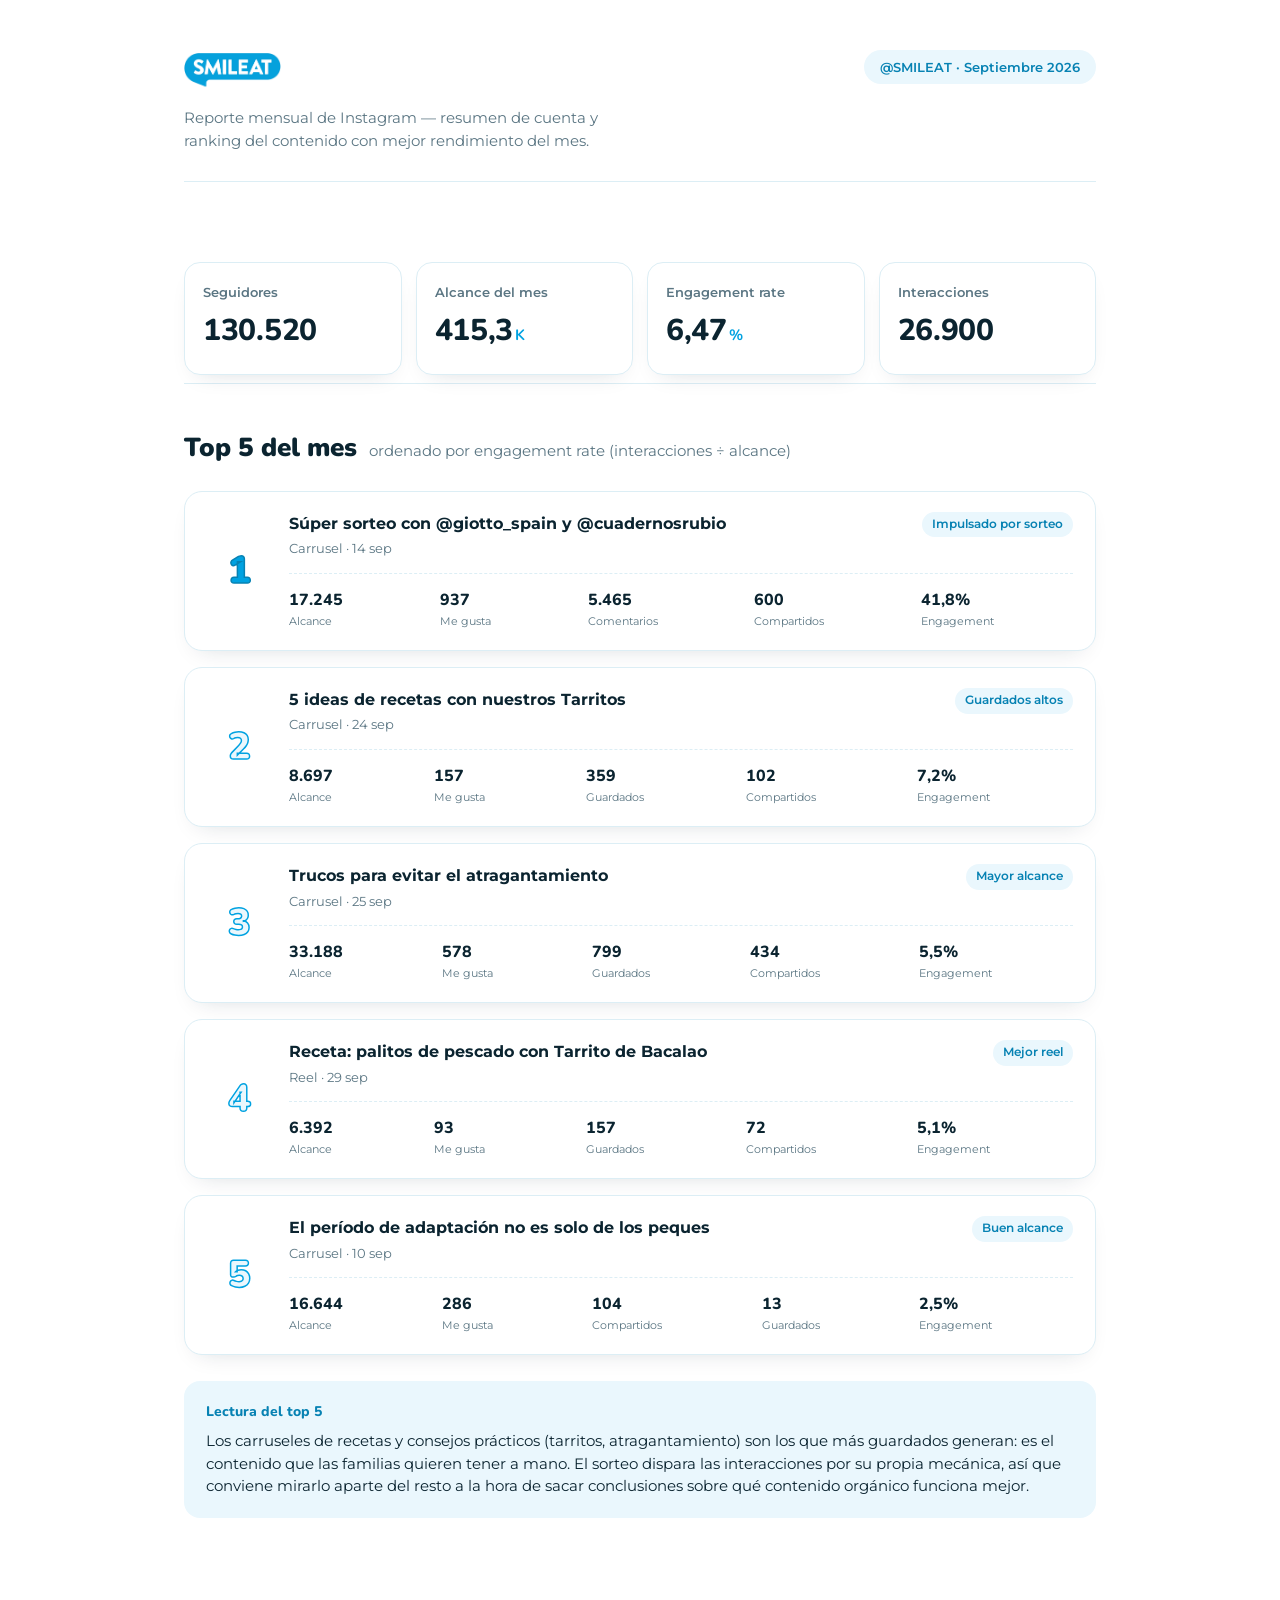
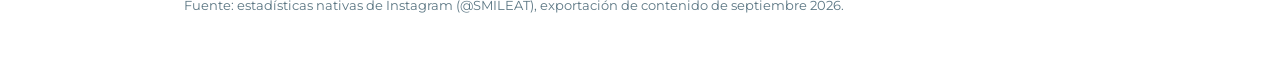
<file: index (2).html>
<!DOCTYPE html>
<html lang="es">
<head>
<meta charset="UTF-8">
<meta name="viewport" content="width=device-width, initial-scale=1, viewport-fit=cover">
<title>Smileat · Reporte Instagram Septiembre</title>
<link rel="preconnect" href="https://fonts.googleapis.com">
<link rel="preconnect" href="https://fonts.gstatic.com" crossorigin>
<link href="https://fonts.googleapis.com/css2?family=Nunito:wght@700;800;900&family=Montserrat:wght@400;500;600&display=swap" rel="stylesheet">
<style>
  :root{
    --blue:#00A2E1;
    --blue-dark:#0782B3;
    --white:#FFFFFF;
    --ink:#0B2430;
    --ink-soft:#5B7683;
    --tint:#EAF7FD;
    --line:#DCEEF5;
    --card:#FFFFFF;
    --shadow:0 10px 24px -14px rgba(11,36,48,.18);
    padding-top:env(safe-area-inset-top,0px);
    padding-bottom:env(safe-area-inset-bottom,0px);
  }
  @media (prefers-color-scheme: dark){
    :root:not([data-theme="light"]){
      --white:#0E1B21; --tint:#12242C; --card:#132933;
      --ink:#EAF4F8; --ink-soft:#9FB8C2; --line:#1E3945;
    }
  }
  :root[data-theme="dark"]{
    --white:#0E1B21; --tint:#12242C; --card:#132933;
    --ink:#EAF4F8; --ink-soft:#9FB8C2; --line:#1E3945;
  }
  *{box-sizing:border-box}
  html{scroll-padding-top:env(safe-area-inset-top,0px)}
  body{
    margin:0;background:var(--white);color:var(--ink);
    font-family:'Montserrat',sans-serif;font-weight:400;line-height:1.55;
  }
  h1,h2,h3{font-family:'Nunito',sans-serif;font-weight:900;}
  .wrap{max-width:960px;margin:0 auto;padding:0 24px;}
  img,svg{max-width:100%;}

  header{padding:44px 0 28px;border-bottom:1px solid var(--line);}
  .brandrow{display:flex;align-items:center;justify-content:space-between;flex-wrap:wrap;gap:18px;}
  .logo{height:46px;width:auto;display:block;}
  .period-pill{
    font-family:'Montserrat',sans-serif;font-weight:600;font-size:13px;
    color:var(--blue-dark);background:var(--tint);
    padding:7px 16px;border-radius:99px;white-space:nowrap;
  }
  header p.tag{margin:16px 0 0;color:var(--ink-soft);font-size:15px;max-width:46ch;}

  .kpis{display:grid;grid-template-columns:repeat(4,1fr);gap:14px;margin:36px 0 8px;}
  .kpi{background:var(--card);border:1px solid var(--line);border-radius:16px;padding:20px 18px;box-shadow:var(--shadow);}
  .kpi .label{font-size:12.5px;color:var(--ink-soft);font-weight:600;}
  .kpi .value{font-family:'Nunito',sans-serif;font-weight:800;font-size:clamp(22px,4vw,30px);color:var(--ink);margin-top:6px;letter-spacing:-0.01em;}
  .kpi .value small{font-size:15px;font-weight:700;color:var(--blue);margin-left:2px;}

  section{padding:44px 0;}
  section + section{border-top:1px solid var(--line);}
  .sec-head{display:flex;align-items:baseline;gap:12px;margin-bottom:22px;flex-wrap:wrap;}
  .sec-head h2{font-size:26px;margin:0;color:var(--ink);}
  .sec-head .sub{color:var(--ink-soft);font-size:14.5px;}

  .rank-list{display:flex;flex-direction:column;gap:16px;}
  .rank-item{
    display:grid;grid-template-columns:64px 1fr;gap:18px;
    background:var(--card);border:1px solid var(--line);border-radius:18px;
    padding:20px 22px;box-shadow:var(--shadow);align-items:center;
  }
  .rank-num{
    font-family:'Nunito',sans-serif;font-weight:900;font-size:38px;
    color:var(--tint);-webkit-text-stroke:1.5px var(--blue);
    line-height:1;text-align:center;
  }
  .rank-item:first-child .rank-num{-webkit-text-stroke:1.5px var(--blue-dark);color:var(--blue);}
  .rank-body{min-width:0;}
  .rank-top{display:flex;justify-content:space-between;gap:14px;flex-wrap:wrap;align-items:flex-start;}
  .rank-title{font-weight:700;font-size:16px;color:var(--ink);}
  .rank-meta{font-size:12.5px;color:var(--ink-soft);margin-top:3px;}
  .badge{font-size:11.5px;font-weight:600;color:var(--blue-dark);background:var(--tint);padding:4px 10px;border-radius:99px;white-space:nowrap;}
  .rank-metrics{display:grid;grid-template-columns:repeat(5,auto);gap:18px;margin-top:14px;padding-top:14px;border-top:1px dashed var(--line);}
  .m .n{font-family:'Nunito',sans-serif;font-weight:800;font-size:16px;color:var(--ink);}
  .m .l{font-size:11px;color:var(--ink-soft);}
  .er{color:var(--blue-dark);}

  .read{background:var(--tint);border-radius:16px;padding:20px 22px;margin-top:26px;}
  .read h3{font-size:14px;color:var(--blue-dark);margin:0 0 8px;font-weight:800;}
  .read p{margin:0;font-size:14.5px;color:var(--ink);}

  footer{padding:30px 0 50px;color:var(--ink-soft);font-size:12.5px;}
  footer p{margin:4px 0;}

  @media (max-width:640px){
    .kpis{grid-template-columns:repeat(2,1fr);}
    .rank-item{grid-template-columns:44px 1fr;padding:16px;}
    .rank-num{font-size:28px;}
    .rank-metrics{grid-template-columns:repeat(2,auto);row-gap:10px;}
  }
</style>
</head>
<body>

<div class="wrap">
  <header>
    <div class="brandrow">
      <img class="logo" alt="Smileat" src="[data-uri]">
      <span class="period-pill">@SMILEAT · Septiembre 2026</span>
    </div>
    <p class="tag">Reporte mensual de Instagram — resumen de cuenta y ranking del contenido con mejor rendimiento del mes.</p>
  </header>

  <section style="padding-bottom:0;border-top:none;">
    <div class="kpis">
      <div class="kpi"><div class="label">Seguidores</div><div class="value">130.520</div></div>
      <div class="kpi"><div class="label">Alcance del mes</div><div class="value">415,3<small>K</small></div></div>
      <div class="kpi"><div class="label">Engagement rate</div><div class="value">6,47<small>%</small></div></div>
      <div class="kpi"><div class="label">Interacciones</div><div class="value">26.900</div></div>
    </div>
  </section>

  <section>
    <div class="sec-head">
      <h2>Top 5 del mes</h2>
      <span class="sub">ordenado por engagement rate (interacciones ÷ alcance)</span>
    </div>

    <div class="rank-list">

      <div class="rank-item">
        <div class="rank-num">1</div>
        <div class="rank-body">
          <div class="rank-top">
            <div><div class="rank-title">Súper sorteo con @giotto_spain y @cuadernosrubio</div>
            <div class="rank-meta">Carrusel · 14 sep</div></div>
            <span class="badge">Impulsado por sorteo</span>
          </div>
          <div class="rank-metrics">
            <div class="m"><div class="n">17.245</div><div class="l">Alcance</div></div>
            <div class="m"><div class="n">937</div><div class="l">Me gusta</div></div>
            <div class="m"><div class="n">5.465</div><div class="l">Comentarios</div></div>
            <div class="m"><div class="n">600</div><div class="l">Compartidos</div></div>
            <div class="m"><div class="n er">41,8%</div><div class="l">Engagement</div></div>
          </div>
        </div>
      </div>

      <div class="rank-item">
        <div class="rank-num">2</div>
        <div class="rank-body">
          <div class="rank-top">
            <div><div class="rank-title">5 ideas de recetas con nuestros Tarritos</div>
            <div class="rank-meta">Carrusel · 24 sep</div></div>
            <span class="badge">Guardados altos</span>
          </div>
          <div class="rank-metrics">
            <div class="m"><div class="n">8.697</div><div class="l">Alcance</div></div>
            <div class="m"><div class="n">157</div><div class="l">Me gusta</div></div>
            <div class="m"><div class="n">359</div><div class="l">Guardados</div></div>
            <div class="m"><div class="n">102</div><div class="l">Compartidos</div></div>
            <div class="m"><div class="n er">7,2%</div><div class="l">Engagement</div></div>
          </div>
        </div>
      </div>

      <div class="rank-item">
        <div class="rank-num">3</div>
        <div class="rank-body">
          <div class="rank-top">
            <div><div class="rank-title">Trucos para evitar el atragantamiento</div>
            <div class="rank-meta">Carrusel · 25 sep</div></div>
            <span class="badge">Mayor alcance</span>
          </div>
          <div class="rank-metrics">
            <div class="m"><div class="n">33.188</div><div class="l">Alcance</div></div>
            <div class="m"><div class="n">578</div><div class="l">Me gusta</div></div>
            <div class="m"><div class="n">799</div><div class="l">Guardados</div></div>
            <div class="m"><div class="n">434</div><div class="l">Compartidos</div></div>
            <div class="m"><div class="n er">5,5%</div><div class="l">Engagement</div></div>
          </div>
        </div>
      </div>

      <div class="rank-item">
        <div class="rank-num">4</div>
        <div class="rank-body">
          <div class="rank-top">
            <div><div class="rank-title">Receta: palitos de pescado con Tarrito de Bacalao</div>
            <div class="rank-meta">Reel · 29 sep</div></div>
            <span class="badge">Mejor reel</span>
          </div>
          <div class="rank-metrics">
            <div class="m"><div class="n">6.392</div><div class="l">Alcance</div></div>
            <div class="m"><div class="n">93</div><div class="l">Me gusta</div></div>
            <div class="m"><div class="n">157</div><div class="l">Guardados</div></div>
            <div class="m"><div class="n">72</div><div class="l">Compartidos</div></div>
            <div class="m"><div class="n er">5,1%</div><div class="l">Engagement</div></div>
          </div>
        </div>
      </div>

      <div class="rank-item">
        <div class="rank-num">5</div>
        <div class="rank-body">
          <div class="rank-top">
            <div><div class="rank-title">El período de adaptación no es solo de los peques</div>
            <div class="rank-meta">Carrusel · 10 sep</div></div>
            <span class="badge">Buen alcance</span>
          </div>
          <div class="rank-metrics">
            <div class="m"><div class="n">16.644</div><div class="l">Alcance</div></div>
            <div class="m"><div class="n">286</div><div class="l">Me gusta</div></div>
            <div class="m"><div class="n">104</div><div class="l">Compartidos</div></div>
            <div class="m"><div class="n">13</div><div class="l">Guardados</div></div>
            <div class="m"><div class="n er">2,5%</div><div class="l">Engagement</div></div>
          </div>
        </div>
      </div>

    </div>

    <div class="read">
      <h3>Lectura del top 5</h3>
      <p>Los carruseles de recetas y consejos prácticos (tarritos, atragantamiento) son los que más guardados generan: es el contenido que las familias quieren tener a mano. El sorteo dispara las interacciones por su propia mecánica, así que conviene mirarlo aparte del resto a la hora de sacar conclusiones sobre qué contenido orgánico funciona mejor.</p>
    </div>
  </section>

  <footer>
    <p>Fuente: estadísticas nativas de Instagram (@SMILEAT), exportación de contenido de septiembre 2026.</p>
  </footer>
</div>

</body>
</html>
</file>
